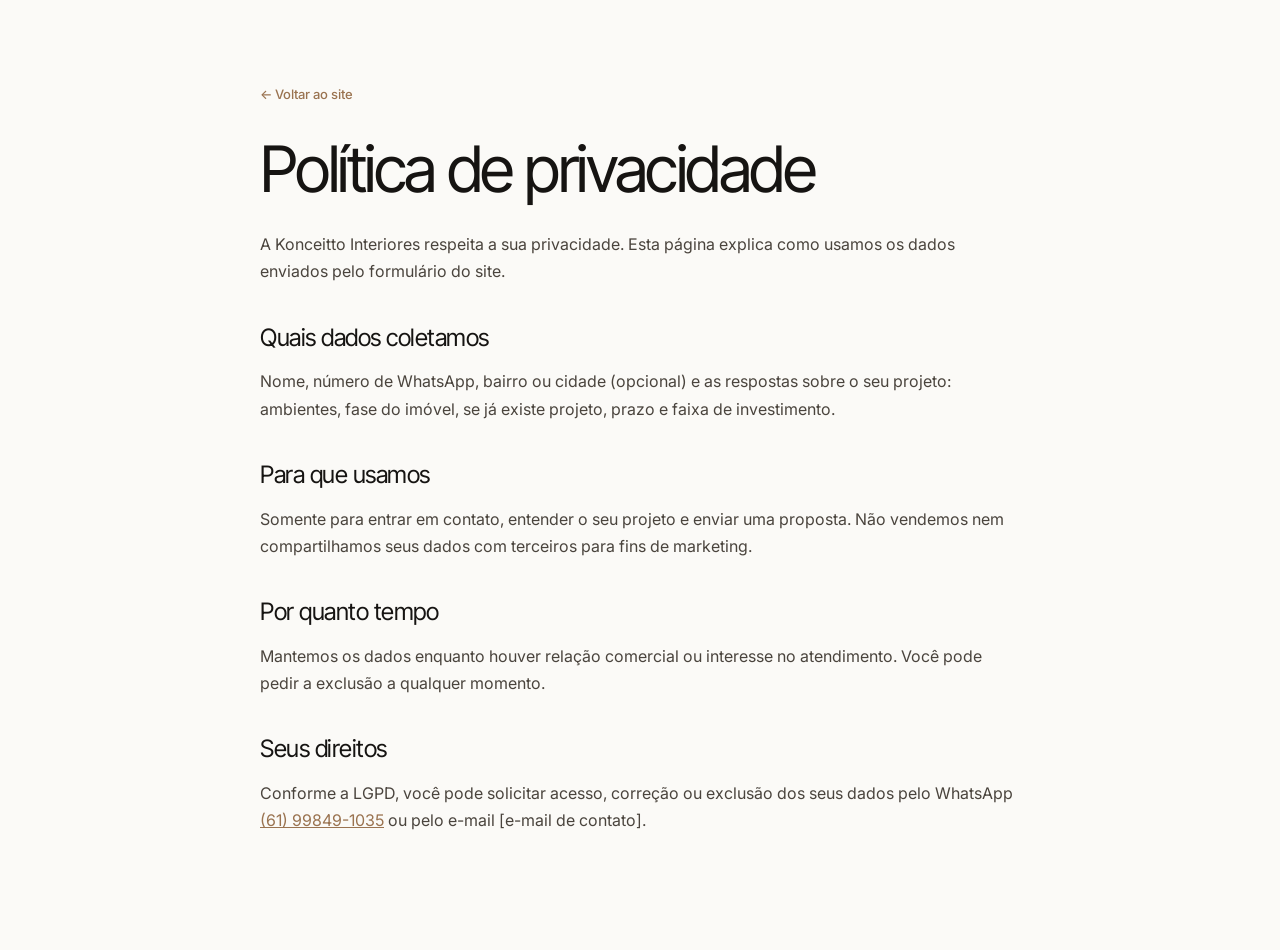
<file: privacidade.html>
<!doctype html>
<html lang="pt-BR">
<head>
  <meta charset="utf-8">
  <meta name="viewport" content="width=device-width, initial-scale=1">
  <title>Privacidade · Konceitto Interiores</title>
  <meta name="robots" content="noindex, nofollow">
  <link rel="preconnect" href="https://fonts.googleapis.com">
  <link rel="preconnect" href="https://fonts.gstatic.com" crossorigin>
  <link href="https://fonts.googleapis.com/css2?family=Inter+Tight:wght@400&family=Inter:wght@400;500&display=swap" rel="stylesheet">
  <style>
    body { margin: 0; background: #fbfaf7; color: #161412; font: 400 16px/1.7 "Inter", system-ui, sans-serif; }
    main { width: min(760px, 100% - 40px); margin: 0 auto; padding: 80px 0 100px; }
    a { color: #9a7350; }
    .back { font-size: 13px; font-weight: 500; text-decoration: none; }
    h1 { font: 400 clamp(40px, 6vw, 64px)/1 "Inter Tight", sans-serif; letter-spacing: -.04em; margin: 30px 0 30px; }
    h2 { font: 400 24px/1.2 "Inter Tight", sans-serif; letter-spacing: -.02em; margin: 38px 0 8px; }
    p { color: #4a443d; }
  </style>
</head>
<body>
  <main>
    <a class="back" href="index.html">← Voltar ao site</a>
    <h1>Política de privacidade</h1>
    <p>A Konceitto Interiores respeita a sua privacidade. Esta página explica como usamos os dados enviados pelo formulário do site.</p>
    <h2>Quais dados coletamos</h2>
    <p>Nome, número de WhatsApp, bairro ou cidade (opcional) e as respostas sobre o seu projeto: ambientes, fase do imóvel, se já existe projeto, prazo e faixa de investimento.</p>
    <h2>Para que usamos</h2>
    <p>Somente para entrar em contato, entender o seu projeto e enviar uma proposta. Não vendemos nem compartilhamos seus dados com terceiros para fins de marketing.</p>
    <h2>Por quanto tempo</h2>
    <p>Mantemos os dados enquanto houver relação comercial ou interesse no atendimento. Você pode pedir a exclusão a qualquer momento.</p>
    <h2>Seus direitos</h2>
    <p>Conforme a LGPD, você pode solicitar acesso, correção ou exclusão dos seus dados pelo WhatsApp <a href="https://wa.me/5561998491035">(61) 99849-1035</a> ou pelo e-mail [e-mail de contato].</p>
  </main>
</body>
</html>
</file>
